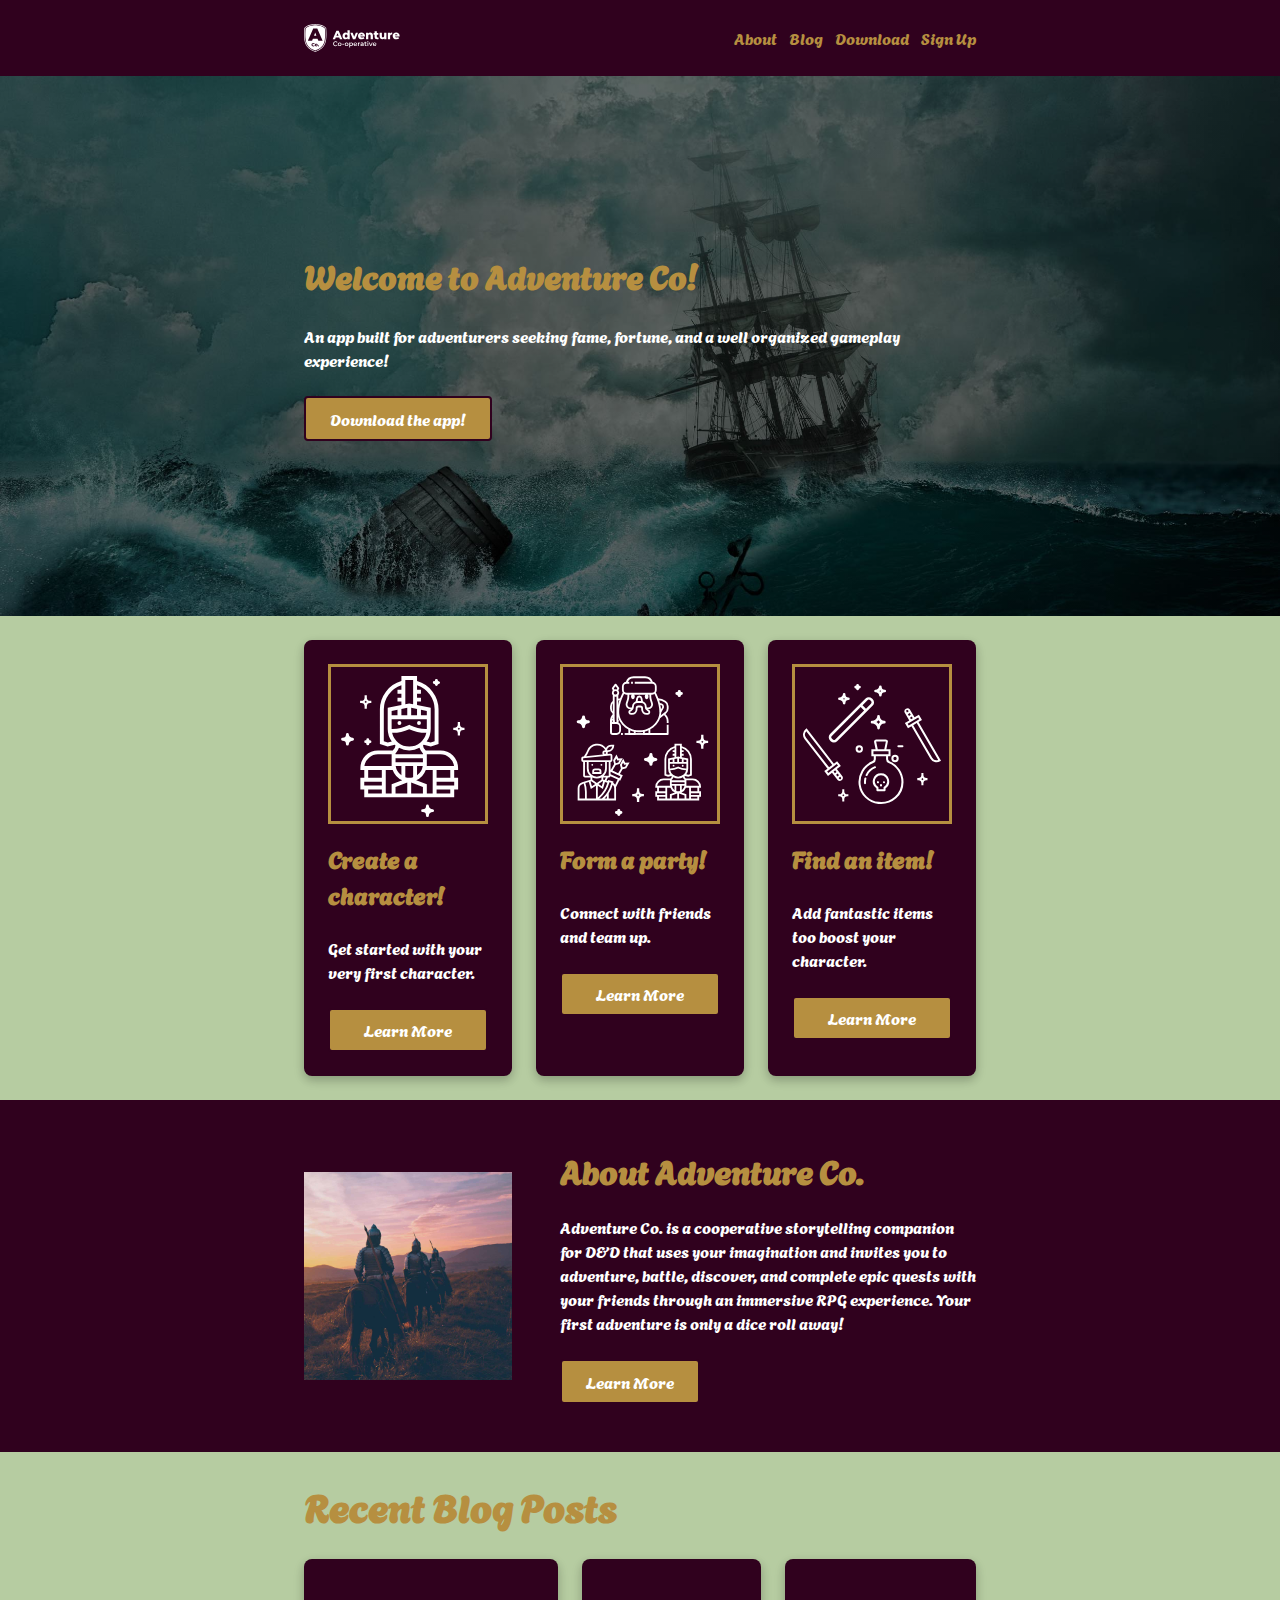
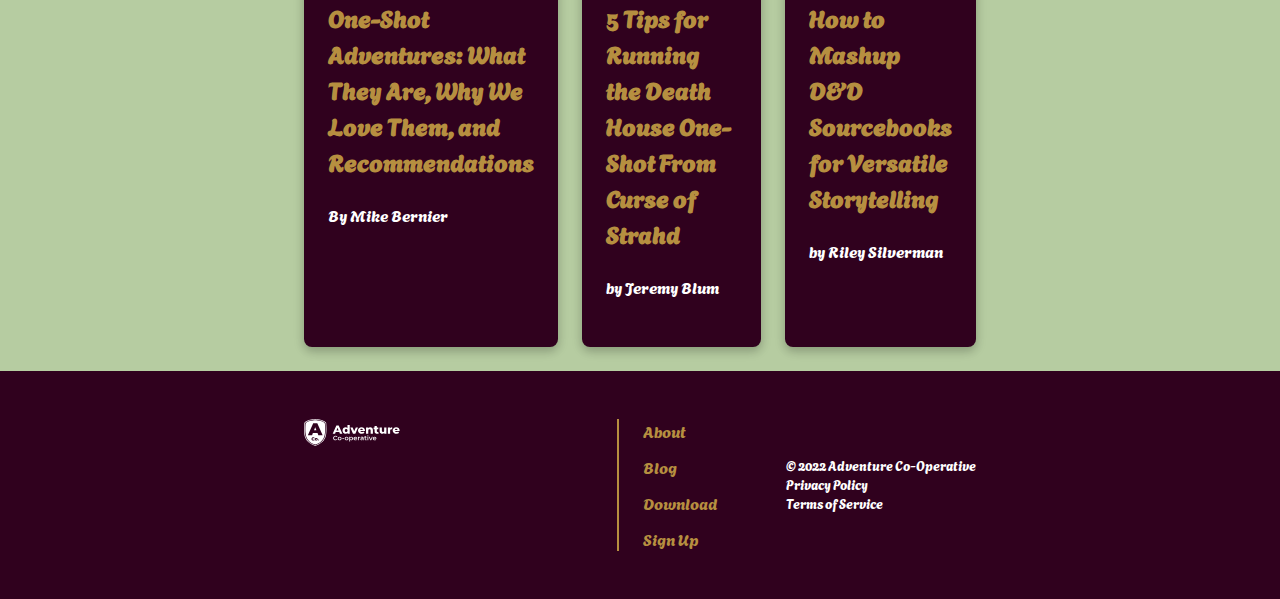
<file: index.html>
<!DOCTYPE html>
<html lang="en">
  <head>
    <meta charset="UTF-8" />
    <meta name="viewport" content="width=device-width, initial-scale=1.0" />
    <!-- prof comment
      title should be descriptive of the sites content.
      For example:
      <title>Adventure Co-op.</title>
    -->
    <title>Two Page Site - Index</title>
    <link rel="stylesheet" href="./css/main.css" />
    <link rel="preconnect" href="https://fonts.googleapis.com" />
    <link rel="preconnect" href="https://fonts.gstatic.com" crossorigin />
    <link
      href="https://fonts.googleapis.com/css2?family=Agbalumo&family=Roboto:ital,wght@0,400;0,700;1,400;1,700&display=swap"
      rel="stylesheet"
    />
  </head>
  <body>
    <header class="navbar">
      <div class="container">
        <!-- prof comment
          missing h1
        -->
        <a href="./index.html" class="navbar__logo">
          <img src="./images/logo-ac.svg" alt="AC Logo" class="navbar__icon" />
        </a>

        <nav class="navbar__nav">
          <ul class="navbar__list">
            <li><a class="navbar__link" href="#about">About</a></li>
            <li><a class="navbar__link" href="./blog-post.html">Blog</a></li>
            <li><a class="navbar__link" href="#download">Download</a></li>
            <li><a class="navbar__link" href="#sign">Sign Up</a></li>
          </ul>
        </nav>
      </div>
    </header>
<!-- prof comment
  missing <main>
-->
    <section class="banner__main" id="download">
      <div class="container">
        <div class="banner__content">
          <h2 class="banner__title">Welcome to Adventure Co!</h2>
          <p class="banner__text">
            An app built for adventurers seeking fame, fortune, and a well
            organized gameplay experience!
          </p>
          <a href="#" class="btn">Download the app!</a>
        </div>
      </div>
    </section>

    <section class="prompts-section" id="sign">
      <div class="container">
        <div class="card-group">
          <div class="card">
            <img
              src="./images/card-character.svg"
              alt="Dog 1"
              class="card__image"
            />
            <h2 class="card__title">Create a character!</h2>
            <p class="card__content">
              Get started with your very first character.
            </p>
            <!-- prof comment
              remove <button> not in content.
              Also: this likely would be a link,
              so would need to be <a class="btn" href="#">
            -->
            <button class="btn">Learn More</button>
          </div>
          <div class="card">
            <img
              src="./images/card-party.svg"
              alt="Dog 1"
              class="card__image"
            />
            <h2 class="card__title">Form a party!</h2>
            <p class="card__content">Connect with friends and team up.</p>
            <!-- prof comment
              remove <button> not in content.
              Also: this likely would be a link,
              so would need to be <a class="btn" href="#">
            -->
            <button class="btn">Learn More</button>
          </div>
          <div class="card">
            <img
              src="./images/card-items.svg"
              alt="Dog 1"
              class="card__image"
            />
            <h2 class="card__title">Find an item!</h2>
            <p class="card__content">
              Add fantastic items too boost your character.
            </p>
            <!-- prof comment
              remove <button> not in content.
              Also: this likely would be a link,
              so would need to be <a class="btn" href="#">
            -->
            <button class="btn">Learn More</button>
          </div>
        </div>
      </div>
    </section>

    <section class="about-section" id="about">
      <div class="container">
        <div class="about-section__image">
          <img src="./images/about.jpg" alt="A nice dock on a lake" />
        </div>
        <div class="about-section__content">
          <h2 class="about-section__title">About Adventure Co.</h2>
          <p class="about-section__text">
            Adventure Co. is a cooperative storytelling companion for D&D that
            uses your imagination and invites you to adventure, battle,
            discover, and complete epic quests with your friends through an
            immersive RPG experience. Your first adventure is only a dice roll
            away!
          </p>
          <a href="#" class="btn">Learn More</a>
        </div>
      </div>
    </section>

    <section class="recent-section" id="blog">
      <div class="container">
        <h2 class="recent-section__title">Recent Blog Posts</h2>
        <div class="card-group">
          <!-- prof comment
            card should be <a>
          -->
          <div class="card">
            <!-- prof comment
              should be h3
            -->
            <h2 class="card__title">
              <!-- prof comment
                remove inner <a>
              -->
              <a href="./blog-post.html"
                >One-Shot Adventures: What They Are, Why We Love Them, and
                Recommendations</a
              >
            </h2>
            <p class="card__content">By Mike Bernier</p>
          </div>
          <!-- prof comment
            card should be <a>
          -->
          <div class="card">
            <!-- prof comment
              should be h3
            -->
            <h2 class="card__title">
              5 Tips for Running the Death House One-Shot From Curse of Strahd
            </h2>
            <p class="card__content">by Jeremy Blum</p>
          </div>
          <!-- prof comment
            card should be <a>
          -->
          <div class="card">
            <!-- prof comment
              should be h3
            -->
            <h2 class="card__title">
              How to Mashup D&D Sourcebooks for Versatile Storytelling
            </h2>
            <p class="card__content">by Riley Silverman</p>
          </div>
        </div>
      </div>
    </section>
<!-- prof comment
  close </main>
-->
    <footer class="footer">
      <div class="container">
        <a href="./index.html" class="footer__logo">
          <img src="./images/logo-ac.svg" alt="AC Logo" class="footer__icon" />
        </a>

        <nav class="footer__nav">
          <ul class="footer__list">
            <li><a class="footer__link" href="#about">About</a></li>
            <li><a class="footer__link" href="./blog-post.html">Blog</a></li>
            <li><a class="footer__link" href="#download">Download</a></li>
            <li><a class="footer__link" href="#sign">Sign Up</a></li>
          </ul>
        </nav>

        <div class="footer__legal">
          <small class="footer__copyright">
            &copy; 2022 Adventure Co-Operative
          </small>
          <small class="footer__privacy"> Privacy Policy </small>
          <small class="footer__terms"> Terms of Service </small>
        </div>
      </div>
    </footer>
  </body>
</html>
</file>
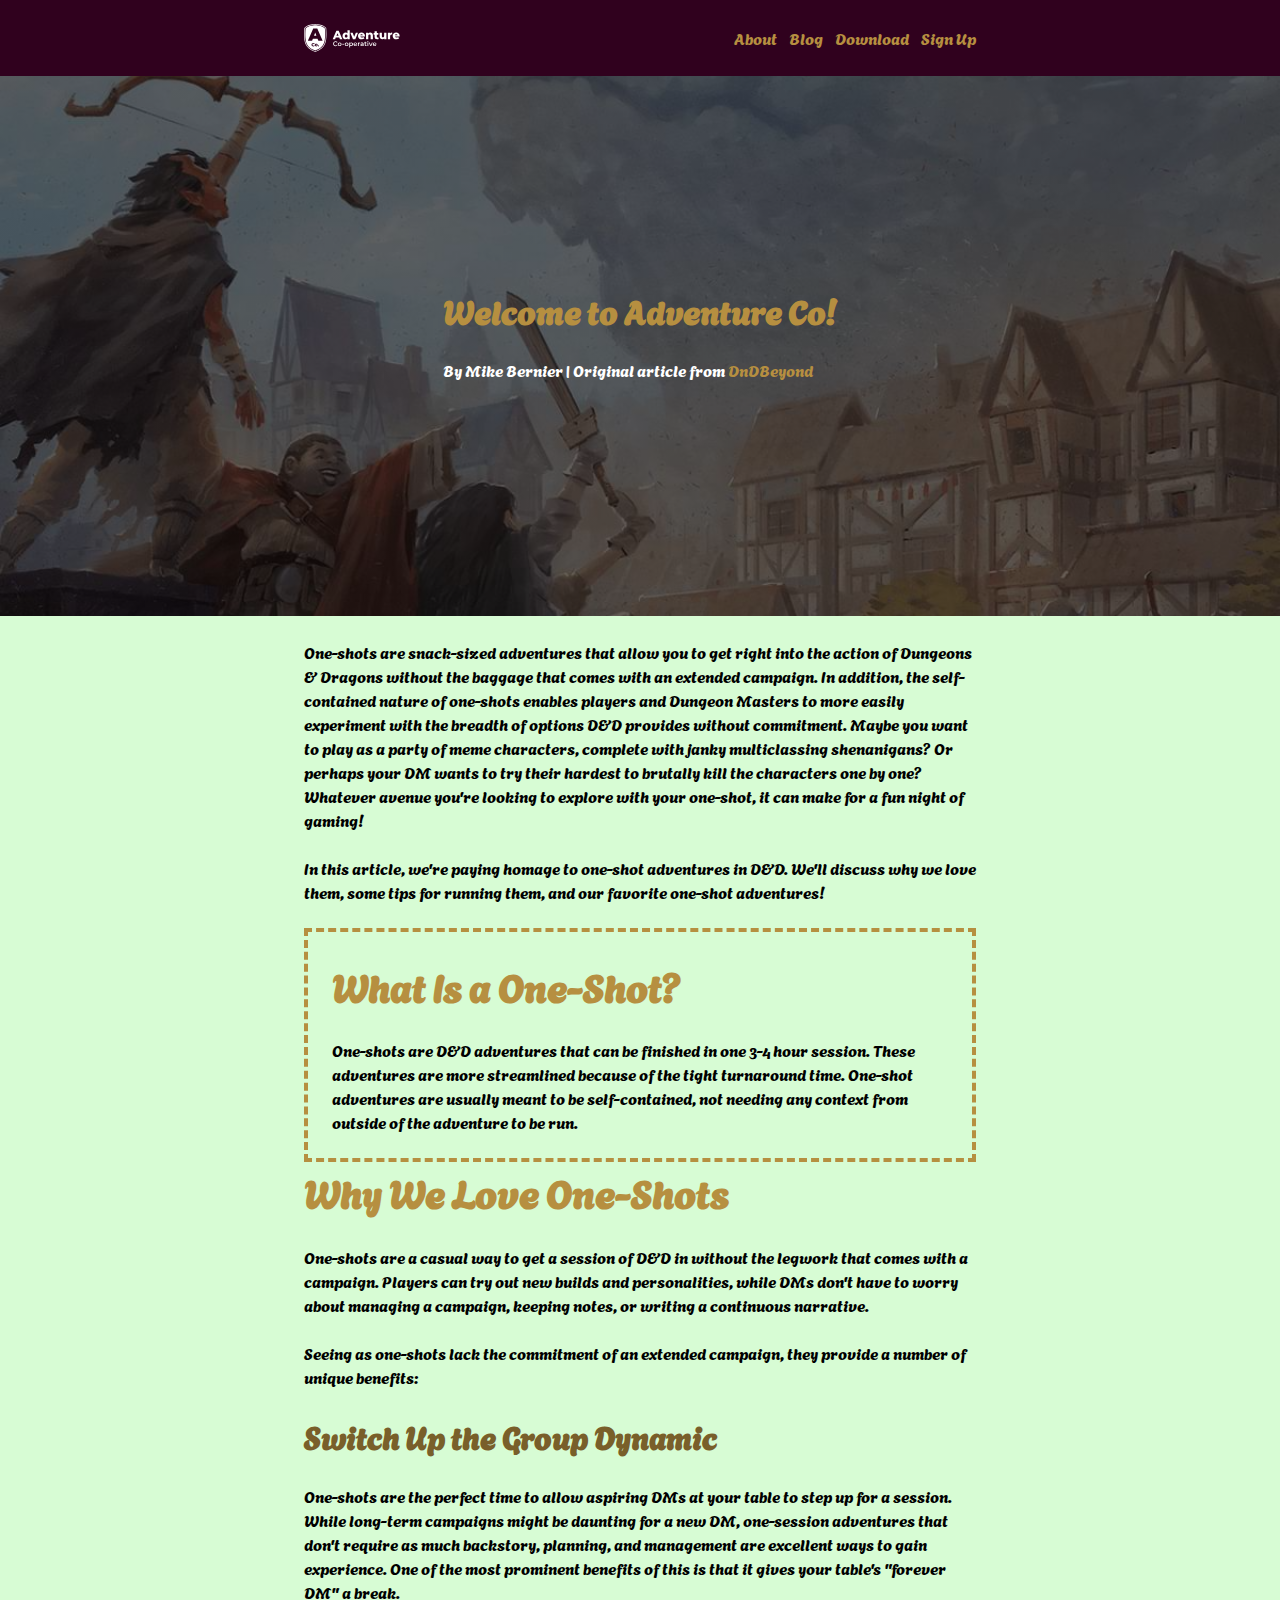
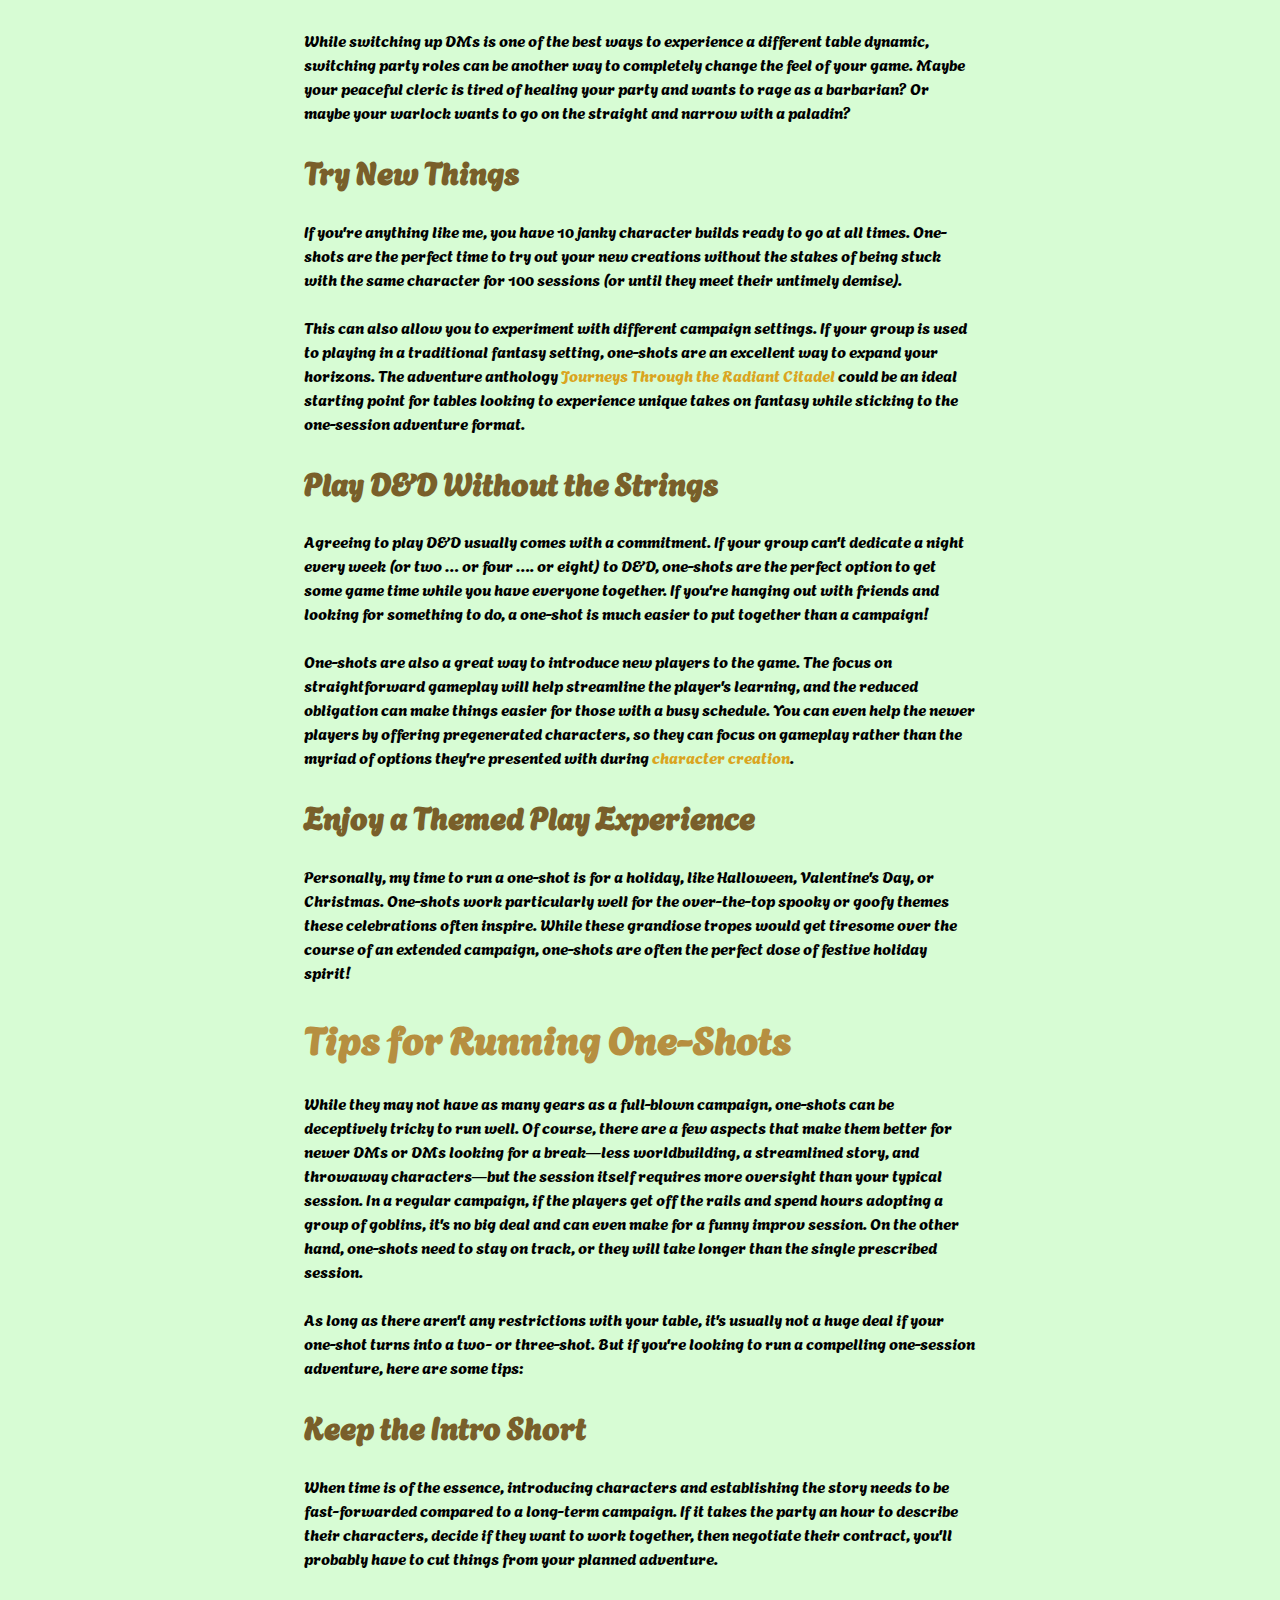
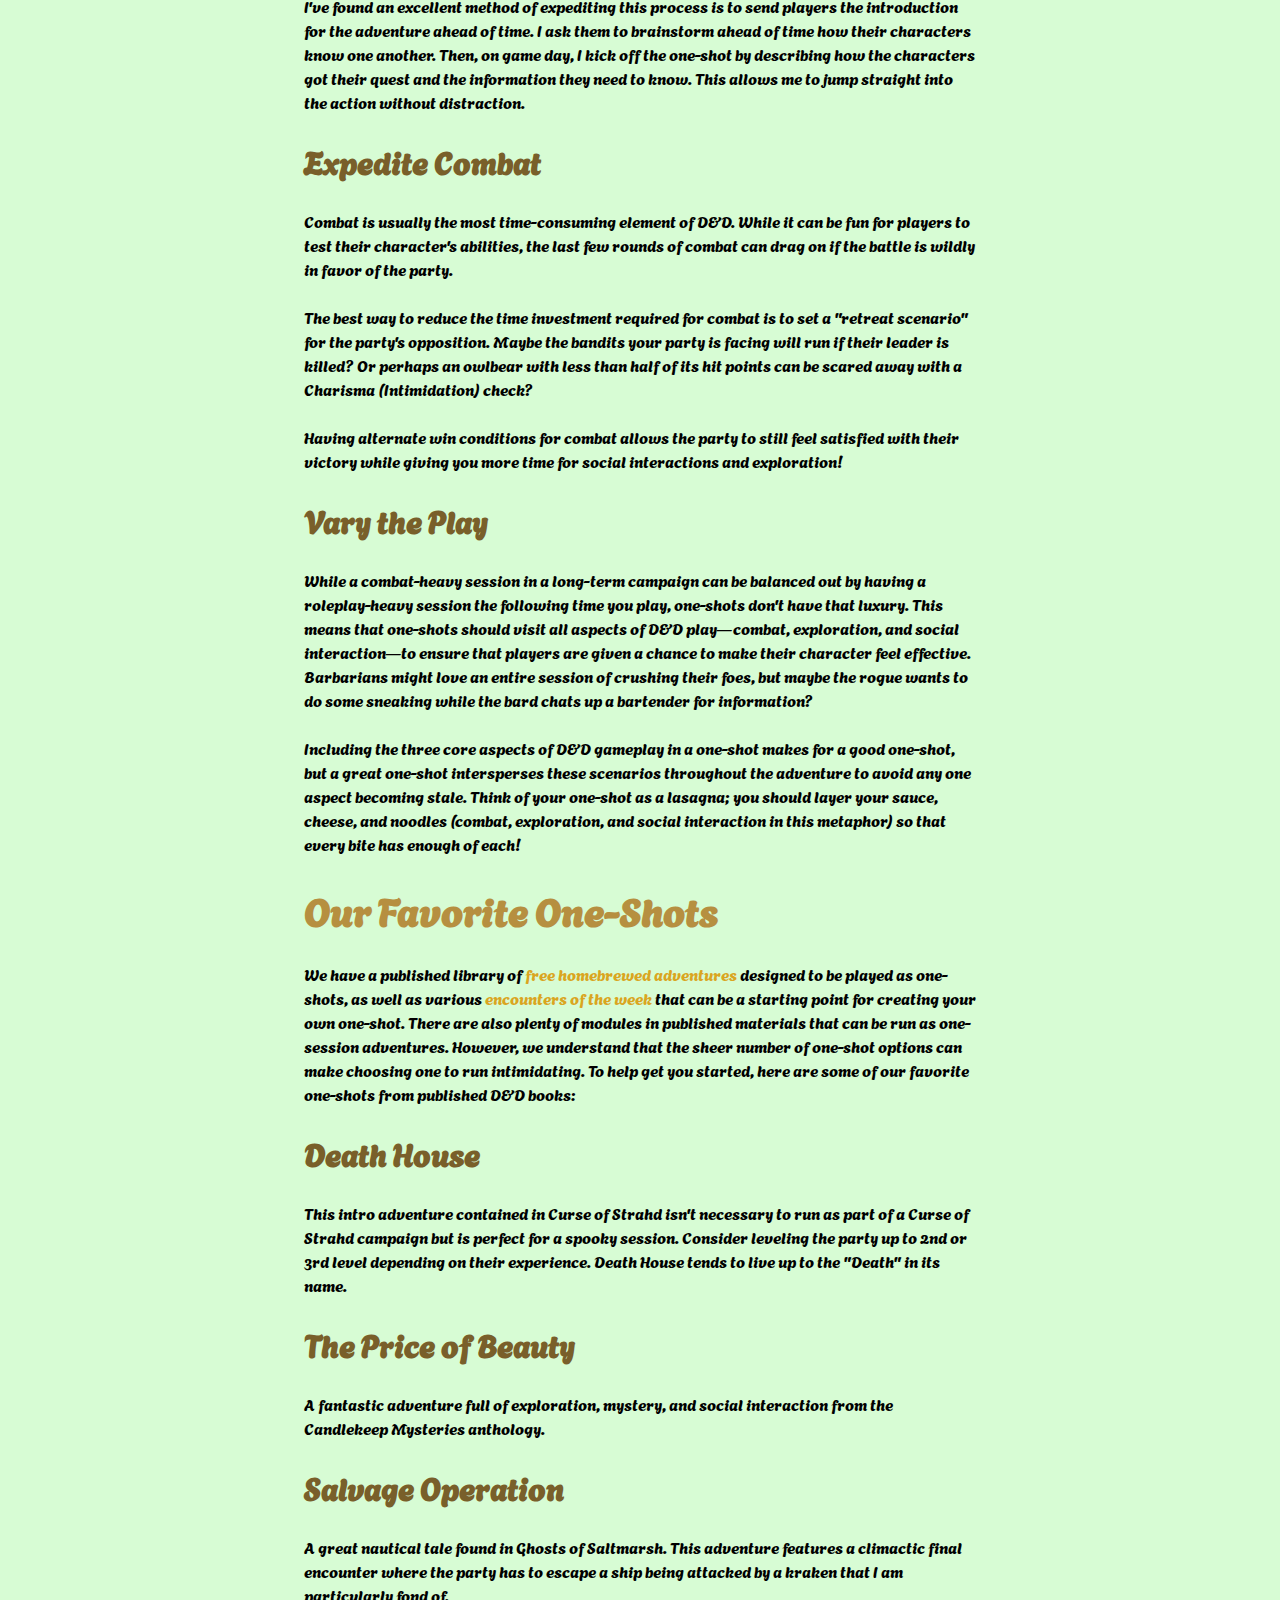
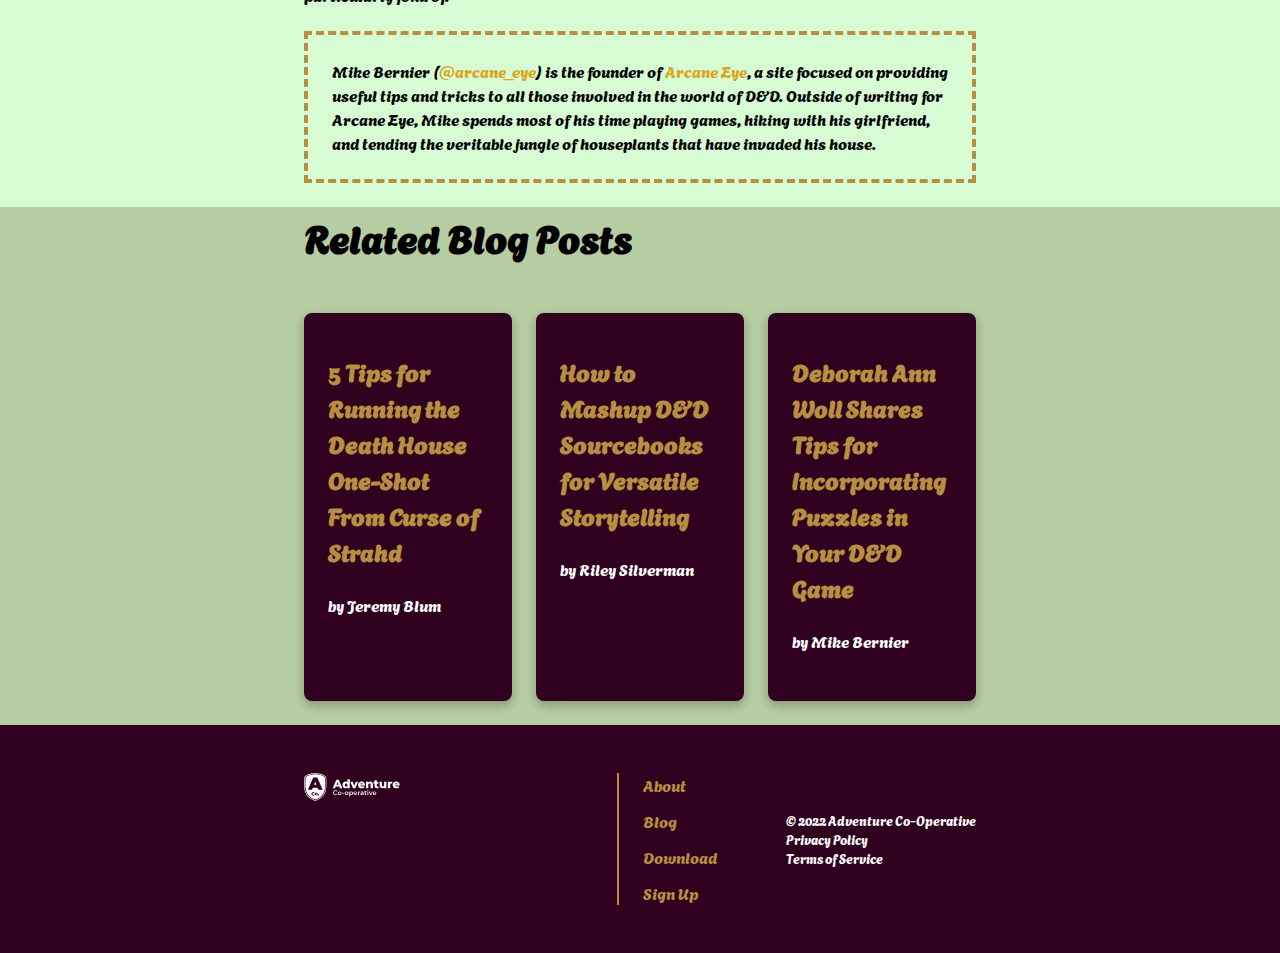
<file: blog-post.html>
<!DOCTYPE html>
<html lang="en">
  <head>
    <meta charset="UTF-8" />
    <meta name="viewport" content="width=device-width, initial-scale=1.0" />
    <title>Two Page Site - Blog</title>
    <link rel="stylesheet" href="./css/main.css" />
    <link rel="preconnect" href="https://fonts.googleapis.com" />
    <link rel="preconnect" href="https://fonts.gstatic.com" crossorigin />
    <link
      href="https://fonts.googleapis.com/css2?family=Agbalumo&family=Roboto:ital,wght@0,400;0,700;1,400;1,700&display=swap"
      rel="stylesheet"
    />
  </head>
  <body>
    <header class="navbar">
      <div class="container">
        <a href="./index.html" class="navbar__logo">
          <img src="./images/logo-ac.svg" alt="AC Logo" class="navbar__icon" />
        </a>

        <nav class="navbar__nav">
          <ul class="navbar__list">
            <li><a class="navbar__link" href="./index.html#about">About</a></li>
            <li><a class="navbar__link" href="./blog-post.html">Blog</a></li>
            <li>
              <a class="navbar__link" href="./index.html#download">Download</a>
            </li>
            <li>
              <a class="navbar__link" href="./index.html#sign">Sign Up</a>
            </li>
          </ul>
        </nav>
      </div>
    </header>
<!-- prof comment
  missing open <main>

  All blog content should be in a single <article> starting here
-->
    <!-- prof comment
      change banner to <header> in the article as
      it is the intro content for the article
    -->
    <section class="banner__blog">
      <div class="container">
        <div class="banner__content">
          <!-- prof comment
            should be h1 as this is the page/article title
          -->
          <h2 class="banner__title">Welcome to Adventure Co!</h2>
          <p class="banner__text">
            By Mike Bernier | Original article from
            <a
              href="https://www.dndbeyond.com/posts/1300-one-shot-adventures-what-they-are-why-we-love-them"
              >DnDBeyond</a
            >
          </p>
        </div>
      </div>
    </section>

    <section class="blog-content">
      <div class="container">
        <p>
          One-shots are snack-sized adventures that allow you to get right into
          the action of Dungeons & Dragons without the baggage that comes with
          an extended campaign. In addition, the self-contained nature of
          one-shots enables players and Dungeon Masters to more easily
          experiment with the breadth of options D&D provides without
          commitment. Maybe you want to play as a party of meme characters,
          complete with janky multiclassing shenanigans? Or perhaps your DM
          wants to try their hardest to brutally kill the characters one by one?
          Whatever avenue you're looking to explore with your one-shot, it can
          make for a fun night of gaming!
        </p>
        <p>
          In this article, we're paying homage to one-shot adventures in D&D.
          We'll discuss why we love them, some tips for running them, and our
          favorite one-shot adventures!
        </p>
        <div class="blog-content__oneshot">
          <h2>What Is a One-Shot?</h2>
          <p>
            One-shots are D&D adventures that can be finished in one 3-4 hour
            session. These adventures are more streamlined because of the tight
            turnaround time. One-shot adventures are usually meant to be
            self-contained, not needing any context from outside of the
            adventure to be run.
          </p>
        </div>
        <h2>Why We Love One-Shots</h2>
        <p>
          One-shots are a casual way to get a session of D&D in without the
          legwork that comes with a campaign. Players can try out new builds and
          personalities, while DMs don't have to worry about managing a
          campaign, keeping notes, or writing a continuous narrative.
        </p>
        <p>
          Seeing as one-shots lack the commitment of an extended campaign, they
          provide a number of unique benefits:
        </p>
        <h3>Switch Up the Group Dynamic</h3>
        <p>
          One-shots are the perfect time to allow aspiring DMs at your table to
          step up for a session. While long-term campaigns might be daunting for
          a new DM, one-session adventures that don't require as much backstory,
          planning, and management are excellent ways to gain experience. One of
          the most prominent benefits of this is that it gives your table's
          "forever DM" a break.
        </p>
        <p>
          While switching up DMs is one of the best ways to experience a
          different table dynamic, switching party roles can be another way to
          completely change the feel of your game. Maybe your peaceful cleric is
          tired of healing your party and wants to rage as a barbarian? Or maybe
          your warlock wants to go on the straight and narrow with a paladin?
        </p>
        <h3>Try New Things</h3>
        <p>
          If you're anything like me, you have 10 janky character builds ready
          to go at all times. One-shots are the perfect time to try out your new
          creations without the stakes of being stuck with the same character
          for 100 sessions (or until they meet their untimely demise).
        </p>
        <p>
          This can also allow you to experiment with different campaign
          settings. If your group is used to playing in a traditional fantasy
          setting, one-shots are an excellent way to expand your horizons. The
          adventure anthology
          <a
            href="https://www.dndbeyond.com/marketplace/adventures/journeys-through-the-radiant-citadel?icid_medium=ddb&icid_source=article&icid_campaign=one-shots&icid_content=radiant-citadel"
            >Journeys Through the Radiant Citadel</a
          >
          could be an ideal starting point for tables looking to experience
          unique takes on fantasy while sticking to the one-session adventure
          format.
        </p>
        <h3>Play D&D Without the Strings</h3>
        <p>
          Agreeing to play D&D usually comes with a commitment. If your group
          can't dedicate a night every week (or two … or four …. or eight) to
          D&D, one-shots are the perfect option to get some game time while you
          have everyone together. If you're hanging out with friends and looking
          for something to do, a one-shot is much easier to put together than a
          campaign!
        </p>
        <p>
          One-shots are also a great way to introduce new players to the game.
          The focus on straightforward gameplay will help streamline the
          player's learning, and the reduced obligation can make things easier
          for those with a busy schedule. You can even help the newer players by
          offering pregenerated characters, so they can focus on gameplay rather
          than the myriad of options they're presented with during
          <a
            href="https://www.dndbeyond.com/posts/1059-how-to-create-your-first-dungeons-dragons"
            >character creation</a
          >.
        </p>
        <h3>Enjoy a Themed Play Experience</h3>
        <p>
          Personally, my time to run a one-shot is for a holiday, like
          Halloween, Valentine's Day, or Christmas. One-shots work particularly
          well for the over-the-top spooky or goofy themes these celebrations
          often inspire. While these grandiose tropes would get tiresome over
          the course of an extended campaign, one-shots are often the perfect
          dose of festive holiday spirit!
        </p>
        <h2>Tips for Running One-Shots</h2>
        <p>
          While they may not have as many gears as a full-blown campaign,
          one-shots can be deceptively tricky to run well. Of course, there are
          a few aspects that make them better for newer DMs or DMs looking for a
          break—less worldbuilding, a streamlined story, and throwaway
          characters—but the session itself requires more oversight than your
          typical session. In a regular campaign, if the players get off the
          rails and spend hours adopting a group of goblins, it's no big deal
          and can even make for a funny improv session. On the other hand,
          one-shots need to stay on track, or they will take longer than the
          single prescribed session.
        </p>
        <p>
          As long as there aren't any restrictions with your table, it's usually
          not a huge deal if your one-shot turns into a two- or three-shot. But
          if you're looking to run a compelling one-session adventure, here are
          some tips:
        </p>
        <h3>Keep the Intro Short</h3>
        <p>
          When time is of the essence, introducing characters and establishing
          the story needs to be fast-forwarded compared to a long-term campaign.
          If it takes the party an hour to describe their characters, decide if
          they want to work together, then negotiate their contract, you'll
          probably have to cut things from your planned adventure.
        </p>
        <p>
          I've found an excellent method of expediting this process is to send
          players the introduction for the adventure ahead of time. I ask them
          to brainstorm ahead of time how their characters know one another.
          Then, on game day, I kick off the one-shot by describing how the
          characters got their quest and the information they need to know. This
          allows me to jump straight into the action without distraction.
        </p>
        <h3>Expedite Combat</h3>
        <p>
          Combat is usually the most time-consuming element of D&D. While it can
          be fun for players to test their character's abilities, the last few
          rounds of combat can drag on if the battle is wildly in favor of the
          party.
        </p>
        <p>
          The best way to reduce the time investment required for combat is to
          set a "retreat scenario" for the party's opposition. Maybe the bandits
          your party is facing will run if their leader is killed? Or perhaps an
          owlbear with less than half of its hit points can be scared away with
          a Charisma (Intimidation) check?
        </p>
        <p>
          Having alternate win conditions for combat allows the party to still
          feel satisfied with their victory while giving you more time for
          social interactions and exploration!
        </p>
        <h3>Vary the Play</h3>
        <p>
          While a combat-heavy session in a long-term campaign can be balanced
          out by having a roleplay-heavy session the following time you play,
          one-shots don't have that luxury. This means that one-shots should
          visit all aspects of D&D play—combat, exploration, and social
          interaction—to ensure that players are given a chance to make their
          character feel effective. Barbarians might love an entire session of
          crushing their foes, but maybe the rogue wants to do some sneaking
          while the bard chats up a bartender for information?
        </p>
        <p>
          Including the three core aspects of D&D gameplay in a one-shot makes
          for a good one-shot, but a great one-shot intersperses these scenarios
          throughout the adventure to avoid any one aspect becoming stale. Think
          of your one-shot as a lasagna; you should layer your sauce, cheese,
          and noodles (combat, exploration, and social interaction in this
          metaphor) so that every bite has enough of each!
        </p>
        <h2>Our Favorite One-Shots</h2>
        <p>
          We have a published library of
          <a href="https://www.dndbeyond.com/tag/free-adventure"
            >free homebrewed adventures</a
          >
          designed to be played as one-shots, as well as various
          <a href="https://www.dndbeyond.com/tag/encounter-of-the-week"
            >encounters of the week</a
          >
          that can be a starting point for creating your own one-shot. There are
          also plenty of modules in published materials that can be run as
          one-session adventures. However, we understand that the sheer number
          of one-shot options can make choosing one to run intimidating. To help
          get you started, here are some of our favorite one-shots from
          published D&D books:
        </p>
        <h3>Death House</h3>
        <p>
          This intro adventure contained in Curse of Strahd isn't necessary to
          run as part of a Curse of Strahd campaign but is perfect for a spooky
          session. Consider leveling the party up to 2nd or 3rd level depending
          on their experience. Death House tends to live up to the "Death" in
          its name.
        </p>
        <h3>The Price of Beauty</h3>
        <p>
          A fantastic adventure full of exploration, mystery, and social
          interaction from the Candlekeep Mysteries anthology.
        </p>
        <h3>Salvage Operation</h3>
        <p>
          A great nautical tale found in Ghosts of Saltmarsh. This adventure
          features a climactic final encounter where the party has to escape a
          ship being attacked by a kraken that I am particularly fond of.
        </p>
        <!-- prof comment
          should be <footer> as it concludes the <article> content
        -->
        <div class="blog-content__oneshot">
          <p>
            Mike Bernier (<a href="https://twitter.com/arcane_eye"
              >@arcane_eye</a
            >) is the founder of
            <a href="https://arcaneeye.com/">Arcane Eye</a>, a site focused on
            providing useful tips and tricks to all those involved in the world
            of D&D. Outside of writing for Arcane Eye, Mike spends most of his
            time playing games, hiking with his girlfriend, and tending the
            veritable jungle of houseplants that have invaded his house.
          </p>
        </div>
      </div>
    </section>

    <!-- prof comment
      close </article>
    -->

    <section class="related-section">
      <div class="container">
        <h2 class="related-section__title">Related Blog Posts</h2>
        <div class="card-group">
          <!-- prof comment
            make whole card the link
          -->
          <div class="card">
            <!-- prof comment
              should be h3
            -->
            <h2 class="card__title">
              <a
                href="https://www.dndbeyond.com/posts/1092-5-tips-for-running-the-death-house-one-shot-from"
                >5 Tips for Running the Death House One-Shot From Curse of
                Strahd
              </a>
            </h2>
            <p class="card__content">by Jeremy Blum</p>
          </div>
          <!-- prof comment
            make whole card the link
          -->
          <div class="card">
            <!-- prof comment
              should be h3
            -->
            <h2 class="card__title">
              <a
                href="https://www.dndbeyond.com/posts/1255-how-to-mashup-d-d-sourcebooks-for-versatile"
                >How to Mashup D&D Sourcebooks for Versatile Storytelling</a
              >
            </h2>
            <p class="card__content">by Riley Silverman</p>
          </div>
          <!-- prof comment
            make whole card the link
          -->
          <div class="card">
            <!-- prof comment
              should be h3
            -->
            <h2 class="card__title">
              <a
                href="https://www.dndbeyond.com/posts/1176-deborah-ann-woll-shares-tips-for-incorporating"
                >Deborah Ann Woll Shares Tips for Incorporating Puzzles in Your
                D&D Game</a
              >
            </h2>
            <p class="card__content">by Mike Bernier</p>
          </div>
        </div>
      </div>
    </section>
    <!-- prof comment
      close </main>
    -->
    <footer class="footer">
      <div class="container">
        <a href="./index.html" class="footer__logo">
          <img src="./images/logo-ac.svg" alt="AC Logo" class="footer__icon" />
        </a>

        <nav class="footer__nav">
          <ul class="footer__list">
            <li><a class="footer__link" href="./index.html#about">About</a></li>
            <li><a class="footer__link" href="./blog-post.html">Blog</a></li>
            <li>
              <a class="footer__link" href="./index.html#download">Download</a>
            </li>
            <li>
              <a class="footer__link" href="./index.html#sign">Sign Up</a>
            </li>
          </ul>
        </nav>

        <div class="footer__legal">
          <small class="footer__copyright">
            &copy; 2022 Adventure Co-Operative
          </small>
          <small class="footer__privacy"> Privacy Policy </small>
          <small class="footer__terms"> Terms of Service </small>
        </div>
      </div>
    </footer>
  </body>
</html>
</file>
<file: css/main.css>
/* Box sizing rules */
*,
*::before,
*::after {
  box-sizing: border-box;
}

/* Set core root defaults */
html {
  line-height: 1.5;
  font-family: Agbalumo, sans-serif;

  /* ---------- prof comment ----------
  
  set variables on the :root selector to 
  ensure they are globally available
  
  ---------- end prof comment ---------- */
  --purple: #30011e;
  --tea: #d7fcd4;
  --celadon: #b6cca1;
  --goldenrod: #b68f40;
  --goldenrod-d: #795f2a;
  --grey: #545454;
}

html:focus-within {
  scroll-behavior: smooth;
}

/* Set core body defaults */
body {
  min-height: 100vh;
  text-rendering: optimizeSpeed;
  margin: 0;
}

/* Update default margin */
h1,
h2,
h3,
h4,
h5,
h6,
p,
figure,
blockquote,
ul,
ol,
dl,
dd {
  margin: 0 0 1.5rem;
}

h1 {
  font-size: 3.052rem;
}

h2 {
  font-size: 2.441rem;
}

h3 {
  font-size: 1.953rem;
}

h4 {
  font-size: 1.563rem;
}

h5 {
  font-size: 1.25rem;
}

small,
.text_small {
  font-size: 0.8rem;
}

/* Remove list styles on ul, ol elements with a list role, which suggests default styling will be removed */
ul[role="list"],
ol[role="list"] {
  list-style: none;
}

/* A elements that don't have a class get default styles */
a {
  text-decoration-skip-ink: auto;
  color: #36bf7f;
  /* ---------- prof comment ----------
  
  these colours should be updated
  
  ---------- end prof comment ---------- */
}

a:hover,
a:focus-visible {
  color: #d96666;
}

/* Make images easier to work with */
img,
picture {
  max-width: 100%;
  display: block;
}

svg {
  fill: currentColor;
}

svg:not(:root) {
  overflow: hidden;
}

/* Inherit fonts for inputs and buttons */
input,
button,
textarea,
select {
  font: inherit;
}

/* Remove all animations, transitions and smooth scroll for people that prefer not to see them */
@media (prefers-reduced-motion: reduce) {
  html:focus-within {
    scroll-behavior: auto;
  }

  *,
  *::before,
  *::after {
    animation-duration: 0.01ms !important;
    animation-iteration-count: 1 !important;
    transition-duration: 0.01ms !important;
    scroll-behavior: auto !important;
  }
}

.container {
  width: min(65em, 100%);
  margin: 0 auto;
  padding-left: 1.5rem;
  padding-right: 1.5rem;
}

.container--text {
  width: min(45em, 100%);
}

.btn {
  /* common styles */
  display: inline-block;
  padding: 0.55em 1.5em 0.5em;
  background-color: var(--goldenrod);
  border: 0.125rem solid var(--purple);
  color: white;
  border-radius: 0.25em;

  /* link necessary styles */
  text-decoration: none;

  /* button necessary styles */
  cursor: pointer;
  font-family: inherit;
  font-size: inherit;
}

.btn:hover,
.btn:focus-visible {
  background-color: var(--goldenrod-d);
  border-color: var(--goldenrod-d);
  color: white;
}

/* ---------- prof comment ----------

these styles should be on `.navbar`

---------- end prof comment ---------- */
header {
  background-color: var(--purple);
  color: white;
}

.navbar .container {
  padding-top: 1.5rem;
  padding-bottom: 1.5rem;
  display: flex;
  flex-direction: column;
  gap: 1.5rem;
  align-items: center;
  justify-content: center;
}

.navbar__logo {
  display: flex;
  gap: 0.75rem;
  align-items: center;
  justify-content: center;
  color: #fff;
  text-decoration: none;
}

.navbar__logo:hover,
.navbar__logo:focus {
  color: black;
}

.navbar__icon {
  width: 6rem;
}

.navbar__list {
  margin: 0;
  list-style-type: none;
  display: flex;
  flex-direction: column;
  gap: 0.75rem;
  align-items: center;
  padding: 0;
}

.navbar__list a {
  color: var(--goldenrod);
}

.navbar__link {
  text-decoration: none;
}

.navbar__link a {
  display: block;
  white-space: nowrap;
  padding: 1rem 1rem;
}

.navbar__link:hover,
.navbar__link:focus {
  color: var(--goldenrod-d);
}

.banner__main {
  background-image: linear-gradient(to bottom, #0009, #0009),
    url("../images/hero-banner.jpg");
  background-position: center;
  background-size: cover;
}

.banner__main .container {
  min-height: 60vh;
  display: flex;
  justify-content: center;
  align-items: center;
  padding-top: 3rem;
  padding-bottom: 3rem;
  flex-direction: column;
  width: min(45em, 100%);
}

.banner__blog {
  background-image: linear-gradient(to bottom, #0009, #0009),
    url("../images/blog-image-adventurers.jpg");
  background-position: center;
  background-size: cover;
}

.banner__blog .container {
  min-height: 60vh;
  display: flex;
  justify-content: center;
  align-items: center;
  padding-top: 3rem;
  padding-bottom: 3rem;
  flex-direction: column;
}

.banner__title {
  color: var(--goldenrod);
  font-size: 1.756rem;
}

.banner__text {
  color: white;
}

.prompts-section {
  background-color: var(--celadon);
}

.prompts-section .container {
  width: min(45em, 100%);
}

.card-group {
  padding-top: 1.5rem;
  padding-bottom: 1.5rem;
}

.card {
  box-shadow: 0 0.25rem 0.5rem #0002, 0 0.25rem 0.75rem #0002;
  transition: transform 0.3s ease, box-shadow 0.3s ease;

  background-color: var(--purple);
  border-radius: 0.5rem;
  padding: 1.5rem;
  display: flex;
  flex-direction: column;
  margin-bottom: 1.5rem;
}

.card:hover {
  transform: scale(1.05);
  box-shadow: 0 0.5rem 1rem #0002, 0 0.5rem 1.5rem #0002;
}

.card__image {
  border: solid var(--goldenrod);
  display: block;
  width: 100%;
  aspect-ratio: 1/1;
  object-fit: cover;
}

.card__title {
  padding-top: 1rem;
  font-size: 1.5rem;
  color: var(--goldenrod);
}

.card__title a {
  text-decoration: none;
  color: var(--goldenrod);
}

.card__title a:hover,
a:focus {
  color: var(--goldenrod-d);
}

.card__content {
  font-size: 1rem;
  color: white;
}

.card .btn {
  align-items: center;
  justify-content: center;
}

.about-section {
  background-color: var(--purple);
}

.about-section .container {
  padding-top: 3rem;
  padding-bottom: 3rem;

  display: grid;
  gap: 3rem;
  align-items: center;
  background-color: var(--purple);
  width: min(45em, 100%);
}

.about-section__image {
  aspect-ratio: 1 / 1;
  display: flex;
}

.about-section__image img {
  object-fit: cover;
}

.about-section__title {
  font-size: 1.756rem;
  line-height: 1.3;
  color: var(--goldenrod);
}

.about-section__text {
  color: white;
}

.recent-section {
  background-color: var(--celadon);
  padding-top: 1.5rem;
  padding-bottom: 0;
}

.recent-section .container {
  width: min(45em, 100%);
}

.recent-section__title {
  color: var(--goldenrod);
}

.recent-section .card-group {
  padding-top: 0;
}

.footer {
  background-color: var(--purple);
  color: white;
}

.footer .container {
  padding-top: 3rem;
  padding-bottom: 3rem;
  display: flex;
  flex-direction: column;
  align-items: center;
  gap: 1.5rem;
}

.footer__logo {
  display: flex;
  gap: 0.75rem;
  align-items: center;
  color: #fff;
  text-decoration: none;
}

.footer__logo:hover,
.footer__logo:focus {
  color: var(--tea);
}

.footer__icon {
  width: 6rem;
}

.footer__title {
  font-size: 1.525rem;
  font-weight: bold;
  line-height: 1.3;
}

.footer__list {
  padding-left: 1.5rem;
  margin: 0;
  border-left: 0.125rem solid var(--goldenrod);
  list-style-type: none;
  display: flex;
  flex-direction: column;
  gap: 0.75rem;
}

.footer__link {
  color: var(--goldenrod);
  text-decoration: none;
}

.footer__link:hover,
.footer__link:focus {
  color: var(--goldenrod-d);
}

.footer__legal {
  display: flex;
  flex-direction: column;
}

.banner__blog a {
  text-decoration: none;
  color: var(--goldenrod);
}

.banner__blog a:hover,
a:focus {
  color: var(--goldenrod-d);
}

.blog-content {
  background-color: var(--tea);
}

.blog-content .container {
  width: min(45em, 100%);
  padding-top: 1.5rem;
  padding-bottom: 1.5rem;
  color: black;
}

.blog-content__oneshot {
  border: 0.3em dashed var(--goldenrod);
  padding: 1.5rem;
}

.blog-content__oneshot p {
  margin: 0;
}

.blog-content h2 {
  color: var(--goldenrod);
}

.blog-content h3 {
  color: var(--goldenrod-d);
}

.blog-content a {
  text-decoration: none;
  color: goldenrod;
}

.blog-content a:hover,
a:focus {
  color: var(--goldenrod-d);
}

.related-section {
  background-color: var(--celadon);
}

.related-section .container {
  width: min(45em, 100%);
}

@media only screen and (min-width: 35em) {
  .navbar .container {
    flex-direction: row;
    justify-content: space-between;
    width: min(45em, 100%);
  }

  .navbar__logo {
    align-self: flex-start;
    justify-content: flex-start;
  }

  .navbar__list {
    flex-direction: row;
    align-items: flex-start;
  }

  .banner__title {
    font-size: 2.069rem;
  }

  .card-group {
    display: grid;
    grid-template-columns: repeat(3, 1fr);
    gap: 1.5rem;
  }

  .card {
    margin: 0;
  }

  .about-section .container {
    grid-template-columns: 1fr 2fr;
  }

  .about-section__title {
    font-size: 2.069rem;
  }

  .footer .container {
    flex-direction: row;
    justify-content: space-between;
    width: min(45em, 100%);
  }

  .footer__logo {
    flex: 2 0;
    align-self: flex-start;
  }

  .footer__nav,
  .footer__copyright {
    flex: 1 0;
  }
}
</file>
